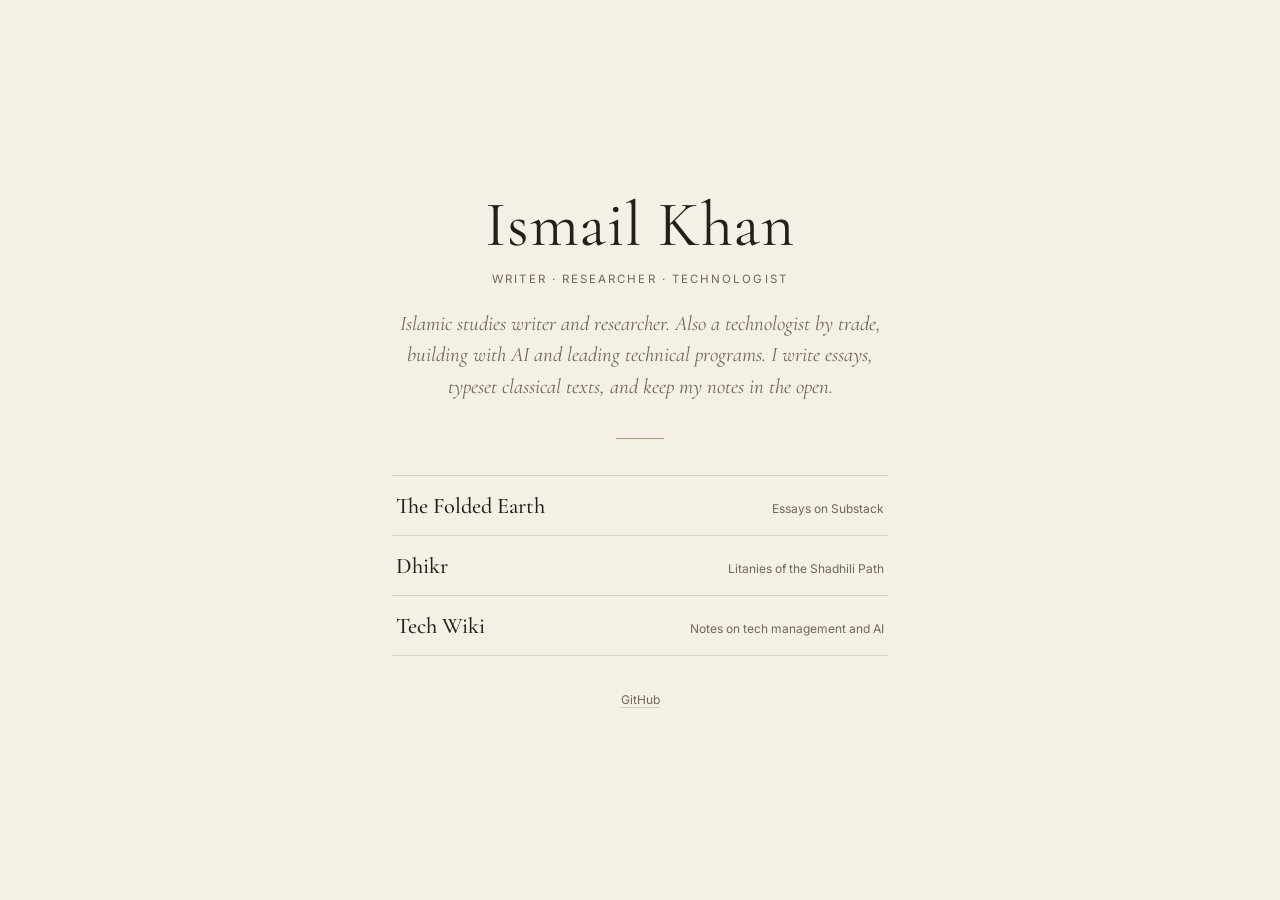
<file: index.html>
<!doctype html>
<html lang="en">
<head>
  <meta charset="utf-8">
  <meta name="viewport" content="width=device-width, initial-scale=1">
  <title>Ismail Khan</title>
  <meta name="description" content="Ismail Khan: writer and researcher in the Islamic sciences.">
  <link rel="preconnect" href="https://fonts.googleapis.com">
  <link rel="preconnect" href="https://fonts.gstatic.com" crossorigin>
  <link href="https://fonts.googleapis.com/css2?family=Amiri&family=Cormorant+Garamond:ital,wght@0,400;0,500;1,400&family=Inter:wght@400;500&display=swap" rel="stylesheet">
  <link rel="stylesheet" href="style.css">
</head>
<body>
  <main class="page">
    <header class="intro">
      <h1>Ismail Khan</h1>
      <p class="role">Writer &middot; Researcher &middot; Technologist</p>
      <p class="bio">
        Islamic studies writer and researcher. Also a technologist
        by trade, building with AI and leading technical programs. I write essays,
        typeset classical texts, and keep my notes in the open.
      </p>
    </header>

    <span class="rule" aria-hidden="true"></span>

    <nav class="links" aria-label="Projects">
      <a href="https://foldedearth.substack.com" target="_blank" rel="noopener">
        <span class="name">The Folded Earth</span>
        <span class="desc">Essays on Substack</span>
      </a>
      <a href="https://dhikr.ismailkhan.xyz">
        <span class="name">Dhikr</span>
        <span class="desc">Litanies of the Shadhili Path</span>
      </a>
      <a href="https://tech.ismailkhan.xyz">
        <span class="name">Tech Wiki</span>
        <span class="desc">Notes on tech management and AI</span>
      </a>
    </nav>

    <footer class="aside">
      <a href="https://github.com/ismailkhan313" target="_blank" rel="noopener">GitHub</a>
    </footer>
  </main>
</body>
</html>
</file>
<file: style.css>
:root {
  --paper: #f5f0e6;
  --ink: #23201b;
  --muted: #6f675b;
  --accent: #7a5a2e;
  --line: #d8cfbf;
  --serif: "Cormorant Garamond", Georgia, serif;
  --sans: "Inter", system-ui, sans-serif;
  --arabic: "Amiri", serif;
}

@media (prefers-color-scheme: dark) {
  :root {
    --paper: #16140f;
    --ink: #ece5d6;
    --muted: #a0978a;
    --accent: #c9a56b;
    --line: #353027;
  }
}

*,
*::before,
*::after { box-sizing: border-box; margin: 0; padding: 0; }

html, body { height: 100%; }

body {
  background: var(--paper);
  color: var(--ink);
  font-family: var(--serif);
  overflow: hidden;              /* one screen, no scrolling */
  -webkit-font-smoothing: antialiased;
}

.page {
  height: 100dvh;
  max-width: 34rem;
  margin: 0 auto;
  padding: clamp(1.5rem, 5vh, 3rem) 1.5rem;
  display: flex;
  flex-direction: column;
  justify-content: center;
  gap: clamp(1.25rem, 4vh, 2.25rem);
  text-align: center;
  animation: rise 0.9s ease-out both;
}

/* Intro */

.bismillah {
  font-family: var(--arabic);
  font-size: clamp(1rem, 2.4vh, 1.25rem);
  color: var(--accent);
  margin-bottom: clamp(0.75rem, 2.5vh, 1.5rem);
}

h1 {
  font-weight: 400;
  font-size: clamp(2.5rem, 8vh, 4rem);
  letter-spacing: 0.01em;
  line-height: 1;
}

.role {
  font-family: var(--sans);
  font-size: 0.72rem;
  letter-spacing: 0.18em;
  text-transform: uppercase;
  color: var(--muted);
  margin-top: 0.9rem;
}

.bio {
  font-size: clamp(1.1rem, 2.6vh, 1.3rem);
  font-style: italic;
  line-height: 1.5;
  color: var(--muted);
  margin-top: clamp(0.9rem, 2.5vh, 1.5rem);
}

.rule {
  display: block;
  width: 3rem;
  height: 1px;
  background: var(--accent);
  margin: 0 auto;
  opacity: 0.6;
}

/* Project links */

.links {
  display: flex;
  flex-direction: column;
  border-top: 1px solid var(--line);
}

.links a {
  display: flex;
  justify-content: space-between;
  align-items: baseline;
  gap: 1rem;
  padding: clamp(0.7rem, 2vh, 1rem) 0.25rem;
  border-bottom: 1px solid var(--line);
  color: inherit;
  text-decoration: none;
  text-align: left;
  transition: padding 0.25s ease, color 0.25s ease;
}

.links .name {
  font-size: clamp(1.15rem, 2.8vh, 1.4rem);
  font-weight: 500;
}

.links .desc {
  font-family: var(--sans);
  font-size: 0.75rem;
  color: var(--muted);
  text-align: right;
}

.links a:hover,
.links a:focus-visible {
  color: var(--accent);
  padding-left: 0.75rem;
  outline: none;
}

/* Footer */

.aside {
  font-family: var(--sans);
  font-size: 0.75rem;
  color: var(--muted);
}

.aside a {
  color: inherit;
  text-underline-offset: 3px;
  text-decoration-color: var(--line);
}

.aside a:hover { color: var(--accent); }

@keyframes rise {
  from { opacity: 0; transform: translateY(8px); }
  to   { opacity: 1; transform: none; }
}

@media (prefers-reduced-motion: reduce) {
  .page { animation: none; }
}

/* Narrow phones: stack link name over description */
@media (max-width: 420px) {
  .links a { flex-direction: column; gap: 0.15rem; }
  .links .desc { text-align: left; }
}

/* Very short screens (landscape phones): allow scrolling rather than clip */
@media (max-height: 560px) {
  body { overflow: auto; }
  .page { height: auto; min-height: 100dvh; }
}
</file>
